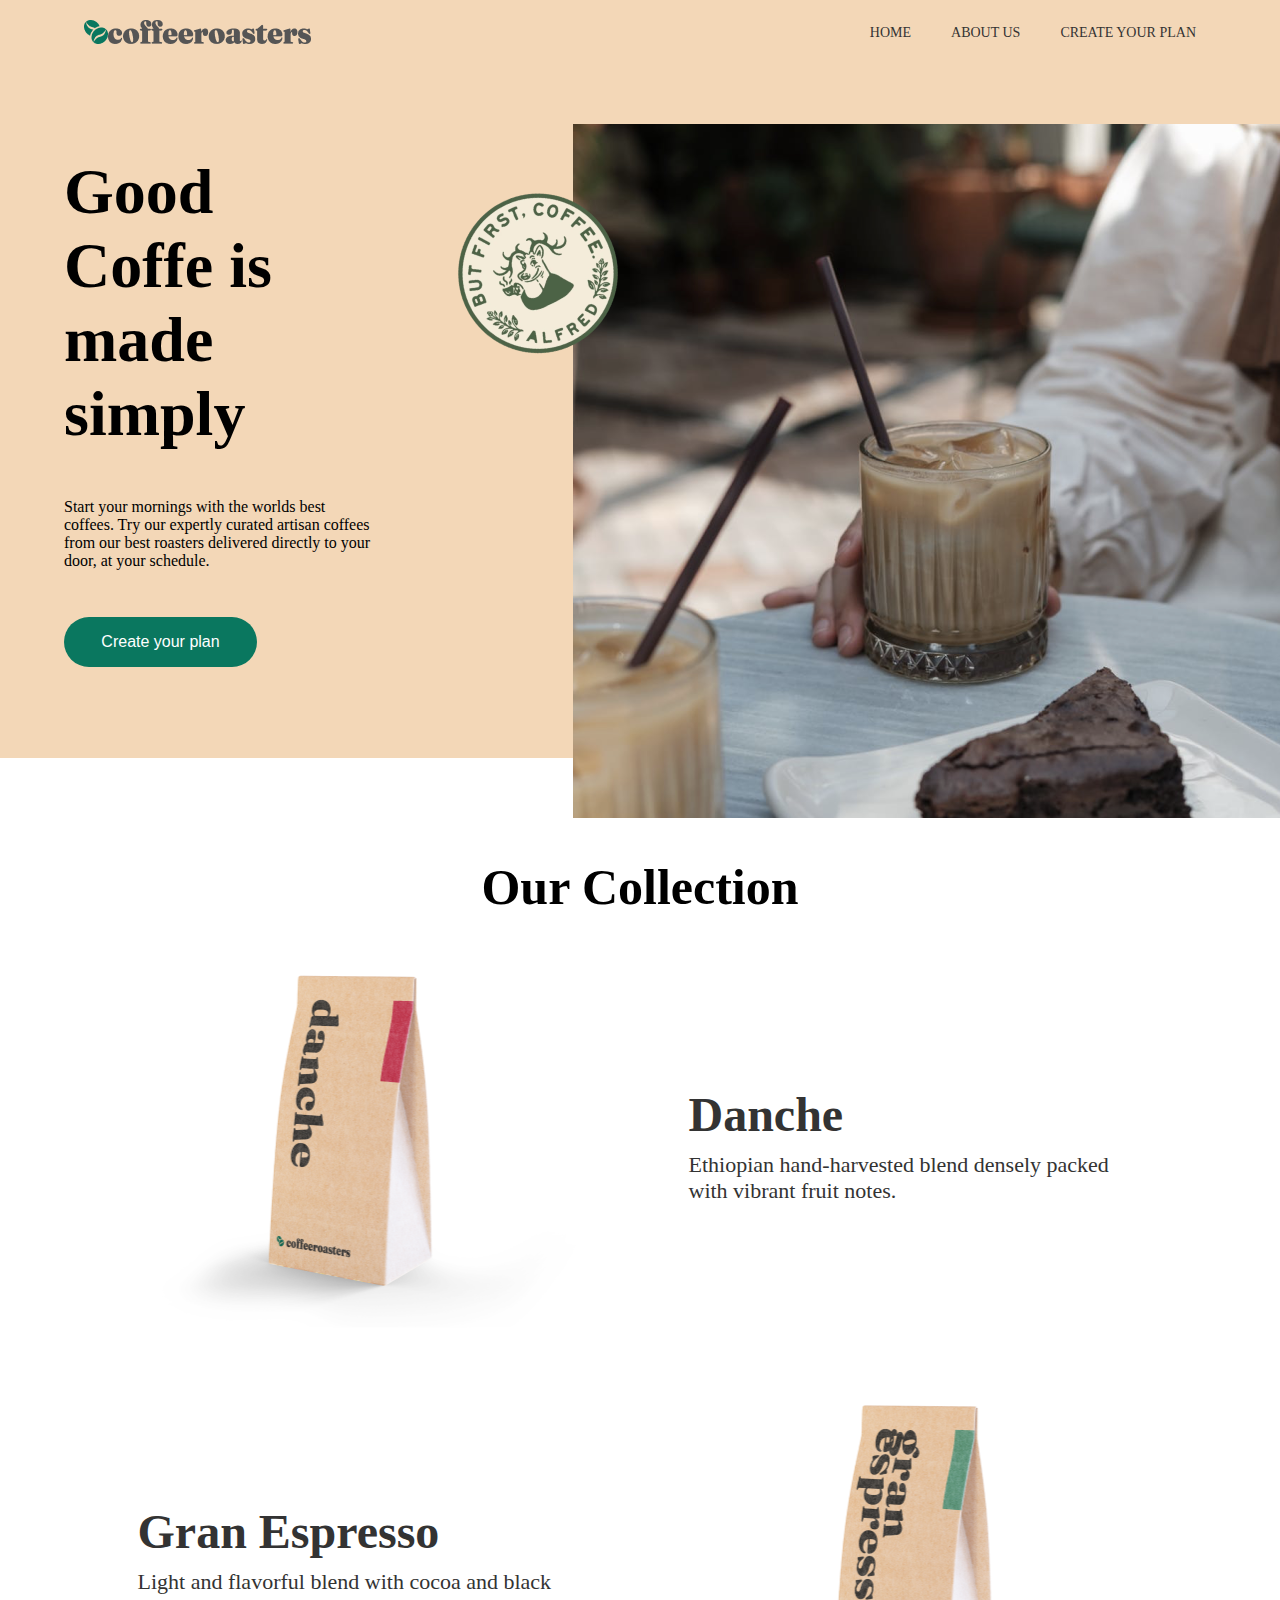
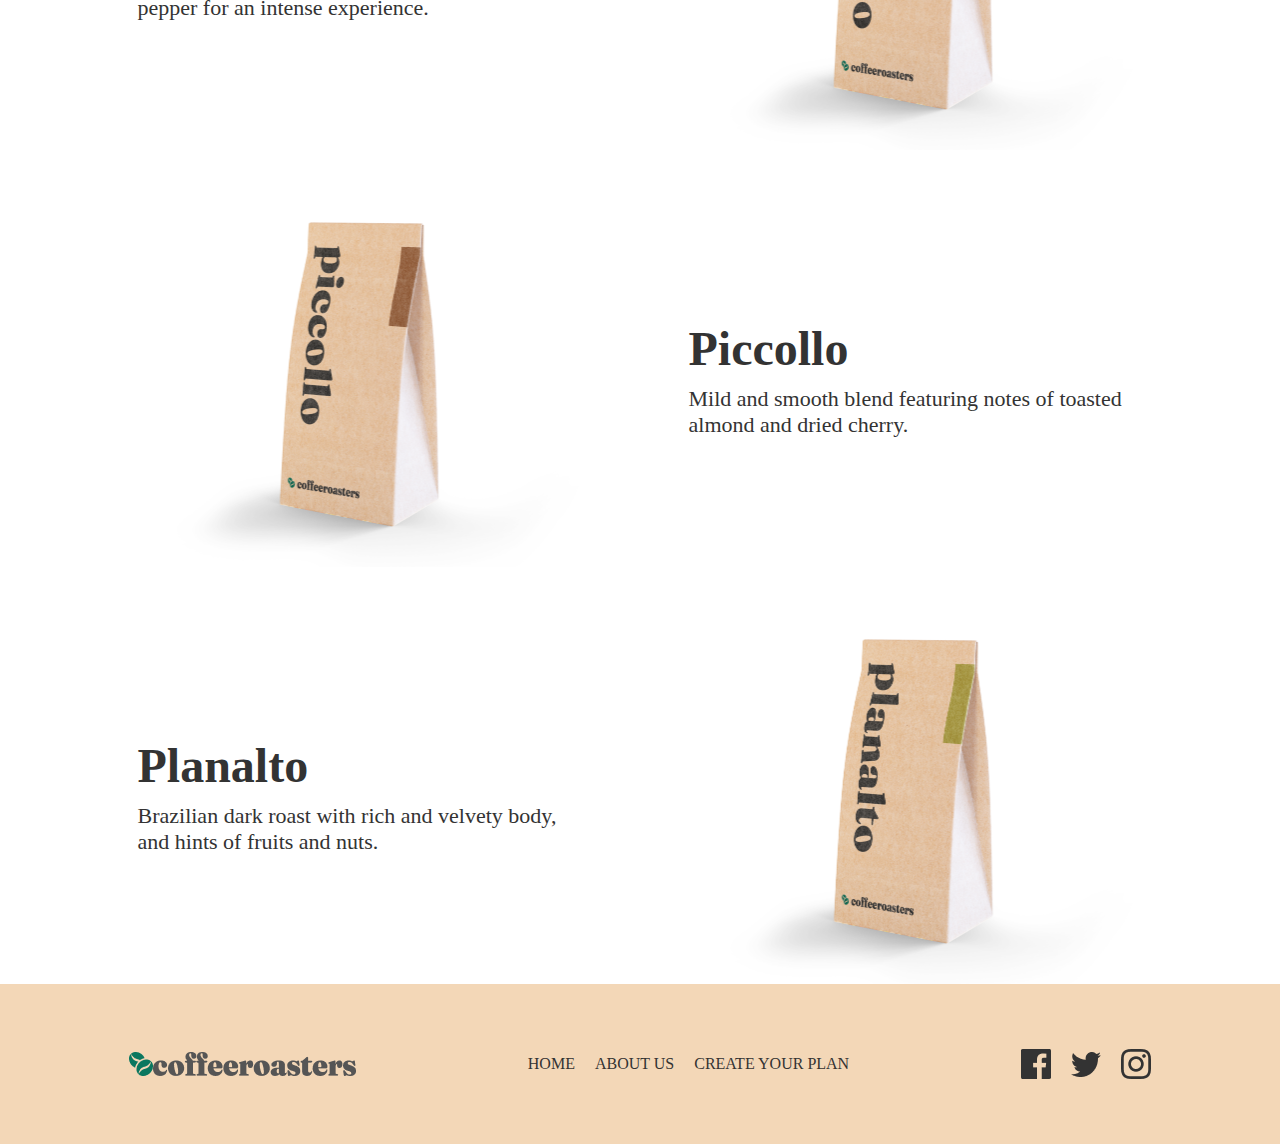
<file: index.html>
<!DOCTYPE html>
<html lang="en">

<head>
    <meta charset="UTF-8">
    <meta name="viewport" content="width=device-width, initial-scale=1.0">
    <link rel="stylesheet" href="./main.css">
    <title>Document</title>
</head>

<body>
    <header>
        <div class="container">
            <div class="header-wrapper">
                <img src="./Group 3614.png" alt="group">
                <nav>
                    <ul class="header-ul">
                        <li> <a class="ul" href="https://google.com">HOME</a></li>
                        <li> <a class="ul" href="about.html">ABOUT US</a></li>
                        <li> <a class="ul" href="https://google.com">CREATE YOUR PLAN</a></li>
                    </ul>
                </nav>
            </div>
        </div>
     </header>

     <main>
        <section class="section-1">
            <div class="container">
                <div class="card-fahter">
                    <div class="left-card">
                        <h1 class="h1">Good Coffe is made simply</h1>
                        <p class="p">Start your mornings with the worlds best coffees. Try our expertly curated artisan coffees from our best roasters delivered directly to your door, at your schedule.</p>
                        <button class="button">Create your plan</button>
                    </div>
    
                    <div class="right-card">
                        <img class="photo" src="./Rectangle 679.png" alt="rectangle">
                        <img class="logo" src="./image 40.png" alt="logo">
                    </div>
                </div> 
            </div>
        </section>

        <section class="section-2">
            <h2 class="h2">Our Collection</h2>

            <div class="box-text">
                <img class="qop" src="./kopi4.png" alt="">

                <div class="text-father">
                    <h3 class="h3">Danche</h3>
                    <p class="text">Ethiopian hand-harvested blend densely packed with vibrant fruit notes.</p>
                </div>
              
            </div>
            <div class="box-text">
                <div class="text-father">
                    <h3 class="h3">Gran Espresso</h3>
                    <p class="text">Light and flavorful blend with cocoa and black pepper for an intense experience.</p>
                </div>

                <img class="qop" src="./kopi1 copy.png" alt="">
            </div>
            <div class="box-text">
                <img class="qop" src="./kopi3.png" alt="">

                <div class="text-father">
                    <h3 class="h3">Piccollo</h3>
                    <p class="text">Mild and smooth blend featuring notes of toasted almond and dried cherry.</p>
                </div>
              
            </div>
            <div class="box-text">
                <div class="text-father">
                    <h3 class="h3">Planalto</h3>
                    <p class="text">Brazilian dark roast with rich and velvety body, and hints of fruits and nuts.</p>
                </div>

                <img class="qop" src="./kopi2 (1).png" alt="">
            </div>
        </section>
     </main>

     <footer>
        <div class="container">
            <div class="footer">
                <img src="./Group 3614.png" alt="">
                <nav>
                    <ul class="footer-ul">
                        <li> <a class="footer-a" href="https://google.com">HOME</a></li>
                        <li> <a class="footer-a" href="https://google.com">ABOUT US</a></li>
                        <li> <a class="footer-a" href="https://google.com">CREATE YOUR PLAN</a></li>
                    </ul>
                </nav>
    
                <div class="footer-logo">
                    <img src="./Path.png" alt="">
                    <img src="./Path (1).png" alt="">
                    <img src="./Shape.png" alt="">
                </div>
            </div>
           
        </div>
     </footer>
</body>

</html>
</file>
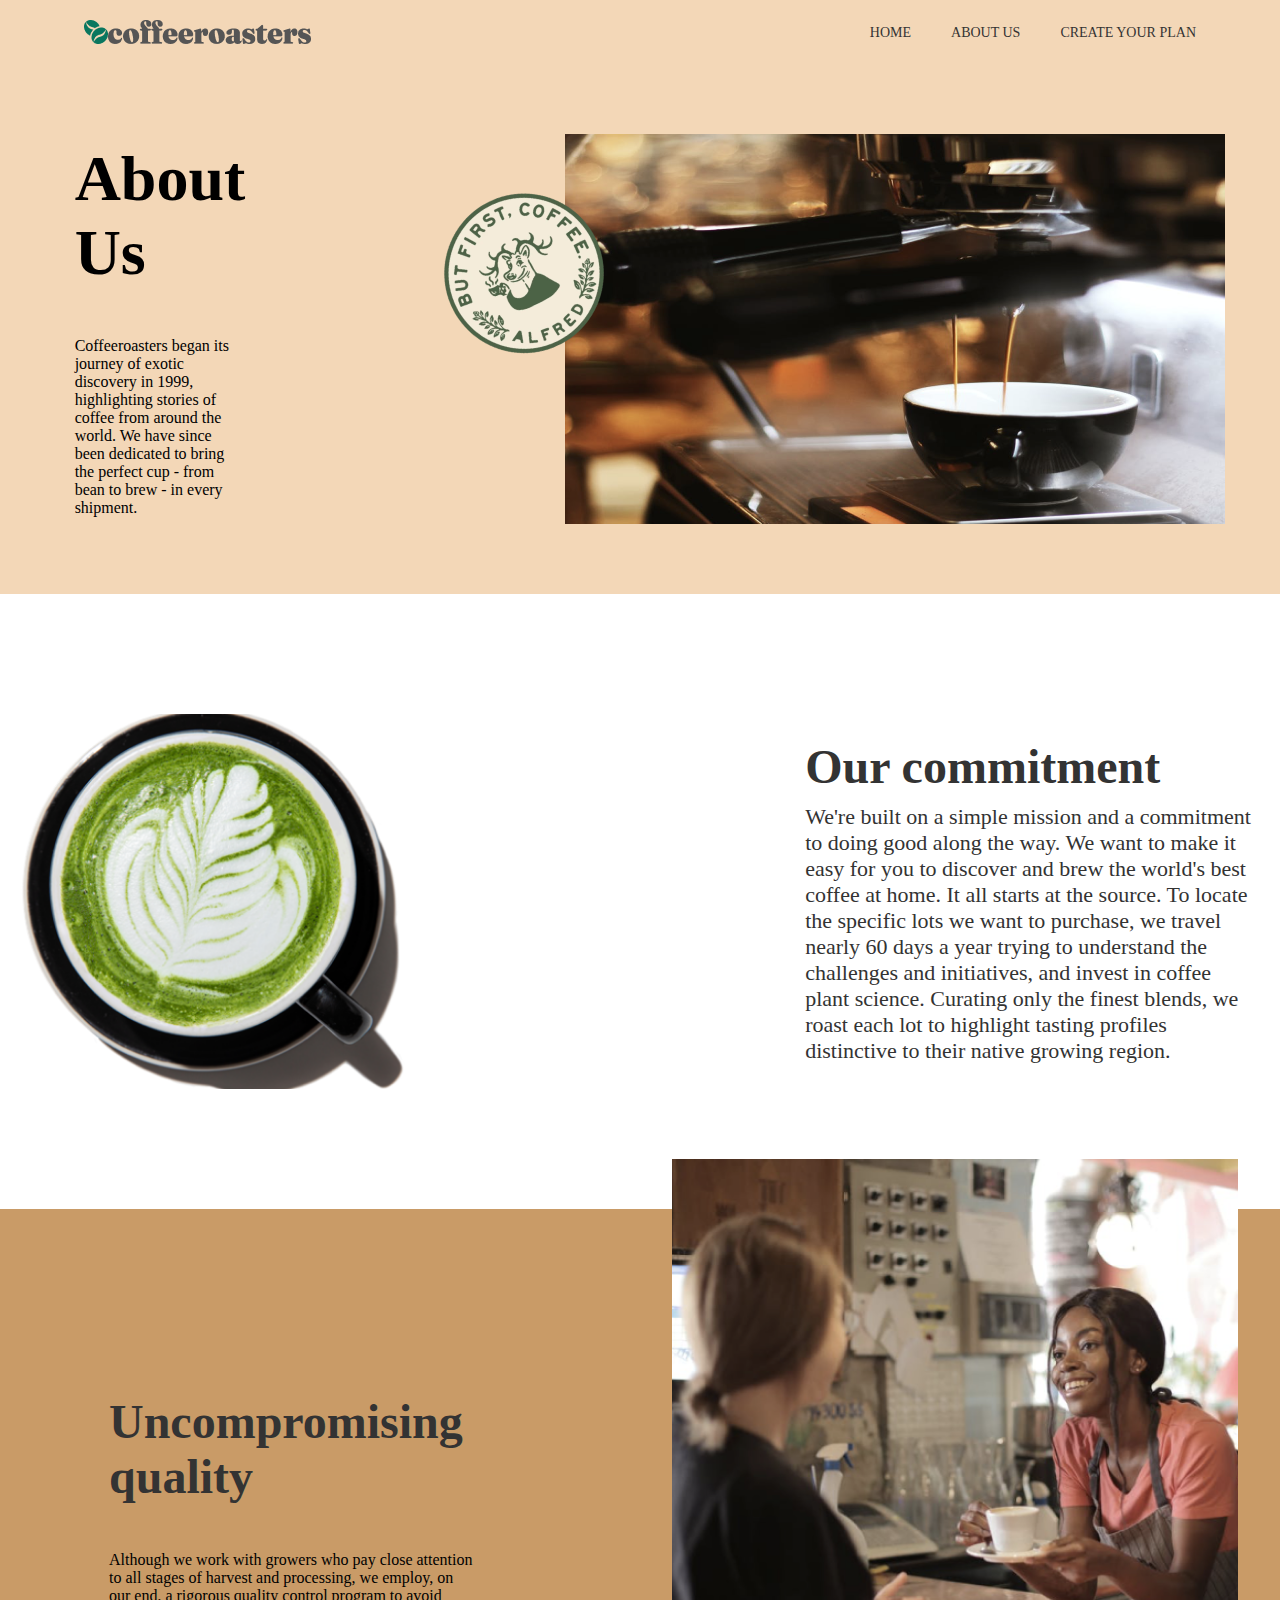
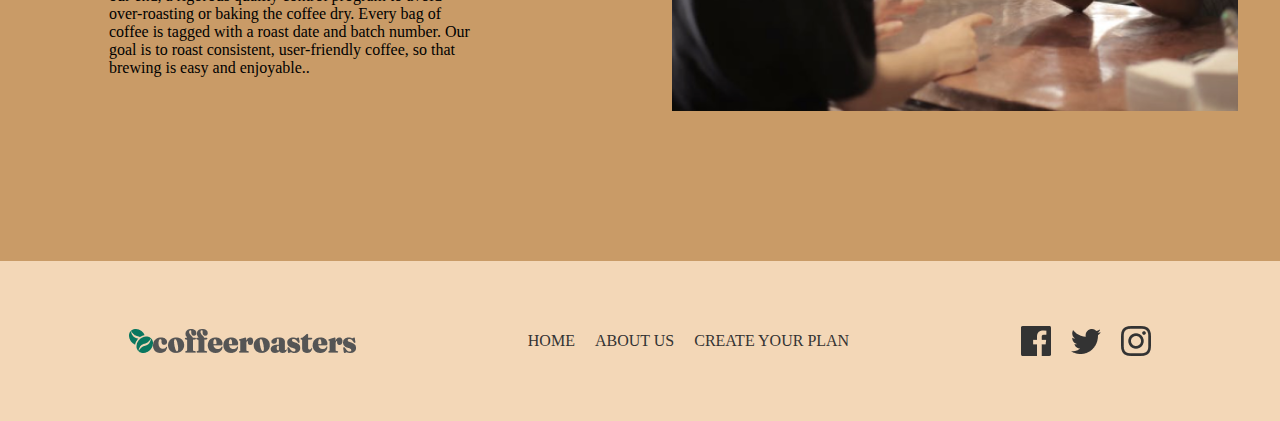
<file: about.html>
<!DOCTYPE html>
<html lang="en">

<head>
    <meta charset="UTF-8">
    <meta name="viewport" content="width=device-width, initial-scale=1.0">
    <link rel="stylesheet" href="./main.css">
    <title>Document</title>
</head>

<body>
    <header>
        <div class="container">
            <div class="header-wrapper">
                <img src="./Group 3614.png" alt="group">
                <nav>
                    <ul class="header-ul">
                        <li> <a class="ul" href="index.html">HOME</a></li>
                        <li> <a class="ul" href="about.html">ABOUT US</a></li>
                        <li> <a class="ul" href="https://google.com">CREATE YOUR PLAN</a></li>
                    </ul>
                </nav>
            </div>
        </div>
    </header>
    <main>
        <section class="section-1">
            <div class="container">
                <div class="card-fahter2">
                    <div class="left-card">
                        <h1 class="h1">About Us</h1>
                        <p class="p">Coffeeroasters began its journey of exotic discovery in 1999, highlighting stories
                            of coffee from around the world. We have since been dedicated to bring the perfect cup -
                            from bean to brew - in every shipment.</p>

                    </div>

                    <div class="right-card">
                        <img class="photo2" src="./Rectangle 679 (2).png" alt="rectangle">
                        <img class="logo1" src="./image 40.png" alt="logo">
                    </div>
                </div>
            </div>
        </section>

        <section class="section-2">


            <div class="box-text8">
                <img class="qop" src="./cup-6 1.png" alt="">

                <div class="text-father">
                    <h3 class="h3">Our commitment</h3>
                    <p class="text">We're built on a simple mission and a commitment to doing good along the way. We
                        want to make it easy for you to discover and brew the world's best coffee at home. It all starts
                        at the source. To locate the specific lots we want to purchase, we travel nearly 60 days a year
                        trying to understand the challenges and initiatives, and invest in coffee plant science.
                        Curating only the finest blends, we roast each lot to highlight tasting profiles distinctive to
                        their native growing region.</p>
                </div>

            </div>
            <section class="section1">
                <div class="container">
                    <div class="card-fahter">
                        <div class="left-card">
                            <h3 class="h3">Uncompromising quality</h3>
                            <p class="p">Although we work with growers who pay close attention to all stages of harvest
                                and processing, we employ, on our end, a rigorous quality control program to avoid
                                over-roasting or baking the coffee dry. Every bag of coffee is tagged with a roast date
                                and batch number. Our goal is to roast consistent, user-friendly coffee, so that brewing
                                is easy and enjoyable..</p>

                        </div>

                        <div class="right-card">
                            <img class="photo3" src="./Rectangle 681.png" alt="rectangle">

                        </div>
                    </div>
                </div>
            </section>
    </main>
    <footer>
        <div class="container">
            <div class="footer">
                <img src="./Group 3614.png" alt="">
                <nav>
                    <ul class="footer-ul">
                        <li> <a class="footer-a" href="https://google.com">HOME</a></li>
                        <li> <a class="footer-a" href="https://google.com">ABOUT US</a></li>
                        <li> <a class="footer-a" href="https://google.com">CREATE YOUR PLAN</a></li>
                    </ul>
                </nav>

                <div class="footer-logo">
                    <img src="./Path.png" alt="">
                    <img src="./Path (1).png" alt="">
                    <img src="./Shape.png" alt="">
                </div>
            </div>

        </div>
    </footer>
</body>

</html>
</file>
<file: main.css>
* {
    margin: 0;
    padding: 0;
    text-decoration: none;
    list-style: none;
}

.container {
    max-width: 100%;
    width: 90%;
    margin: 0 auto;
}

:root {
    --background: #F3D7B7;
    --a: #333333;
    --button: #0A775F;
}

header {
    background-color: var(--background);
}

.header-wrapper {
    padding: 20px;
    display: flex;
    align-items: center;
    justify-content: space-between;
}

.header-ul {
    display: flex;
    justify-content: center;
    align-items: center;
    gap: 40px;
}

.ul {
    color: var(--a);
    font-size: 14px;
}

.card-fahter2 {
    display: flex;
    justify-content: center;
    align-items: center;
    gap: 300px;
    padding: 70px;
   
}
.card-fahter {
    display: flex;
    justify-content: center;
    align-items: center;
    gap: 128px;
}

.left-card {

    display: flex;
    justify-content: center;
    flex-direction: column;
    gap: 47px;
}

.h1 {
    font-size: 64px;
}

.p {
    font-size: 16px;
}

.button {
    padding: 16px 24px;
    background-color: var(--button);
    border-radius: 100px;
    color: white;
    font-size: 16px;
    width: 193px;
    border: none;
}

.right-card {
    display: flex;
    justify-content: center;
    align-items: center;

}



.logo {
    position: absolute;
    right: 635px;
    bottom: 520px;
    animation-name: img;
    animation-delay: 0.5s;
    animation-duration: 2s;
    animation-iteration-count: infinite;
    transform: rotate(0deg);
    transform: rotateY(0deg);
}
.logo1 {
    position: absolute;
    right: 649px;
    bottom: 520px;
    animation-name: img;
    animation-delay: 0.5s;
    animation-duration: 2s;
    animation-iteration-count: infinite;
    transform: rotate(0deg);
    transform: rotateY(0deg);
}

.photo {
    position: relative;
    left: 67px;
    top: 60px;
}
.photo2 {
    position: relative;
    left: 20px;
    
}
.photo3 {
    position: relative;
    left: 67px;
    top: -100px;
}

@keyframes img {
    from {
        transform: rotate(0deg);
    }

    to {
        transform: rotate(360deg);
    }
}

.section-1 {
    background-color: var(--background);
    margin-top: 0px;
}
.section1 {
    background: #C99B67;
    margin-top: 0px;
    padding: 50px;
}

.h2 {
    font-size: 50px;
    margin-top: 100px;
    text-align: center;
}

.box-text{
    display: flex;
    justify-content: center;
    align-items: center;
    margin-top: 42px;
    gap: 100px;
}
.box-text8{
    display: flex;
    justify-content: center;
    align-items: center;
    margin-top: 42px;
    gap: 400px;
    margin: 50px;
    padding: 70px;
}

.text-father{
    display: flex;
    flex-direction: column;
    gap: 10px;
}

.h3{
    color: var(--a);
    font-size: 48px;
}

.text{
    font-size: 22px;
    color: var(--a);
    width: 454px;
}

.qop:hover{
    transform: scale(1.2);
    transition: 400ms ease;
}

.qop{
    width: 451px;
    height: 375px;
}


footer{
    background-color: var(--background);
}

.footer{
    display: flex;
    justify-content: space-between;
    align-items: center;
    padding: 65px;
}

.footer-ul{
    display: flex;
    justify-content: center;
    align-items: center;
    gap: 20px;
}

.footer-logo{
    display: flex;
    justify-content: center;
    align-items: center;
    gap: 20px;
}

.footer-a{
    color: var(--a);
    font-size: 16px;
}
</file>
